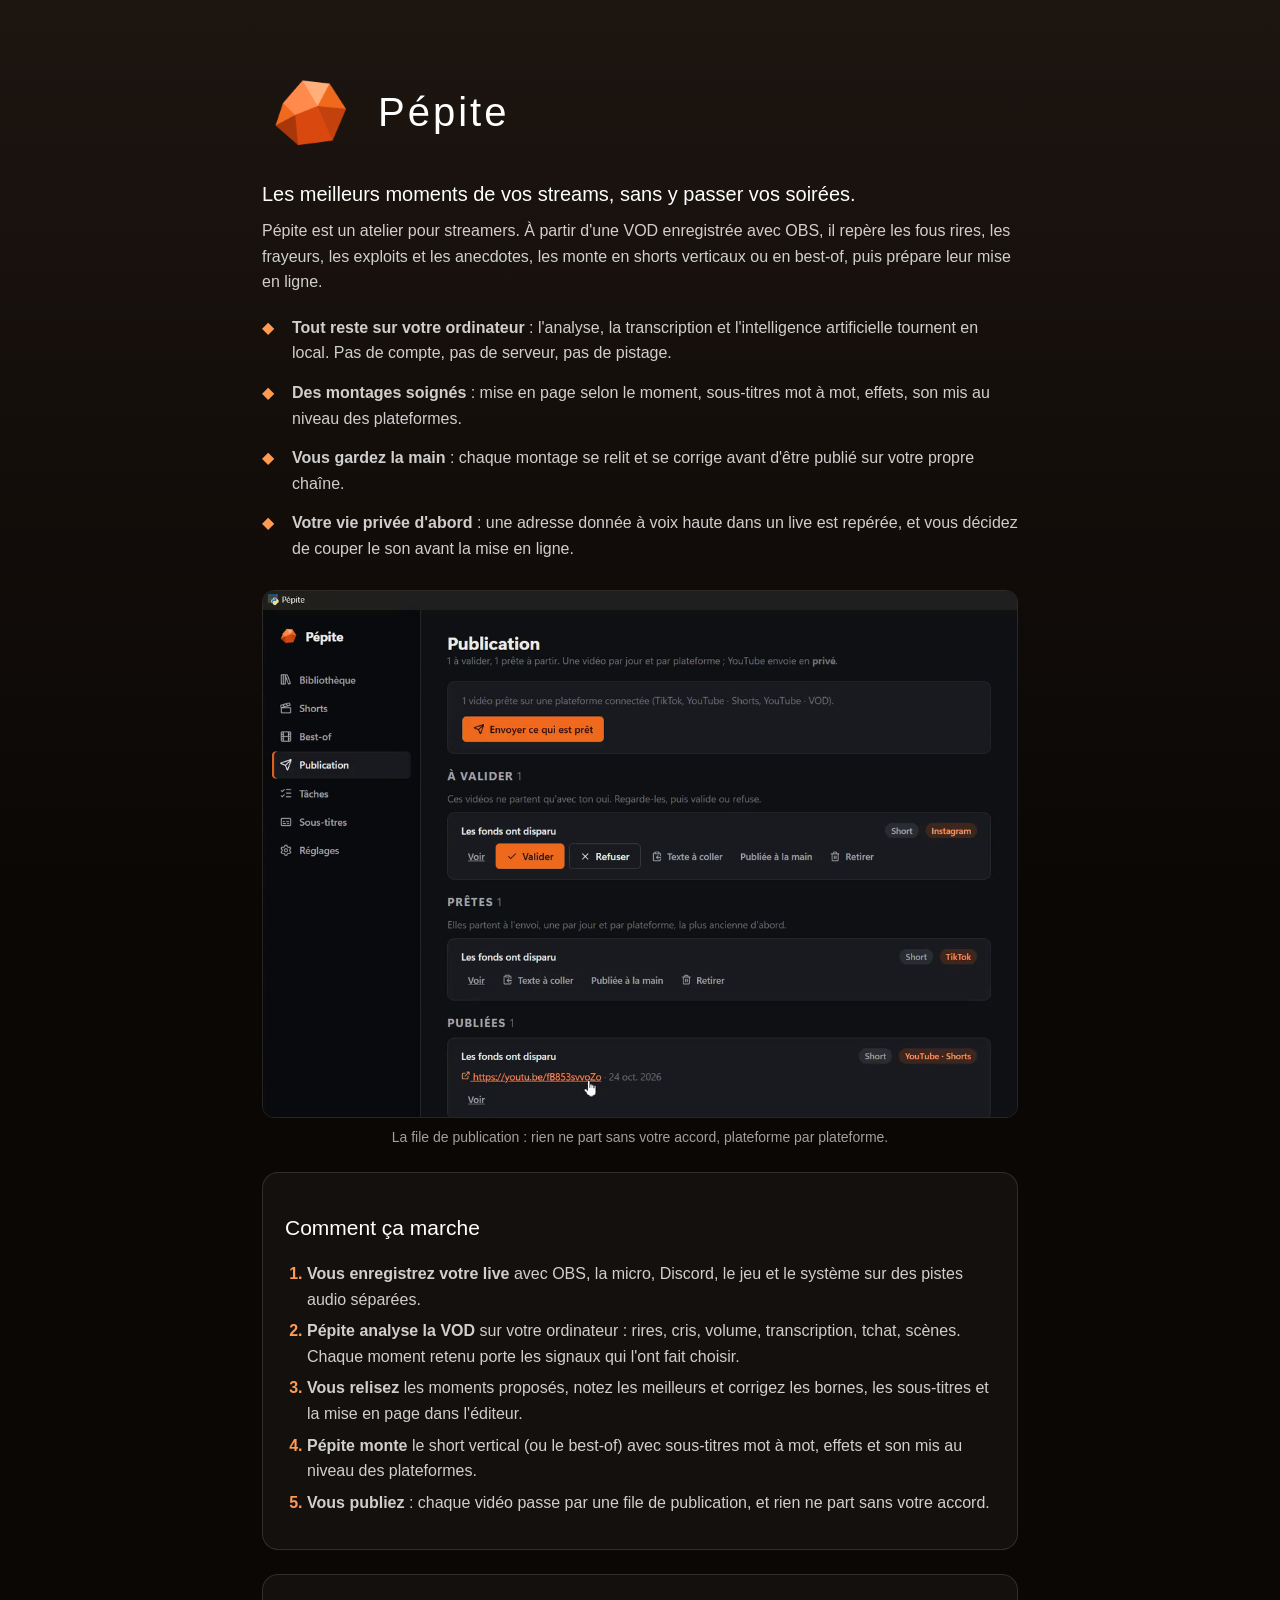
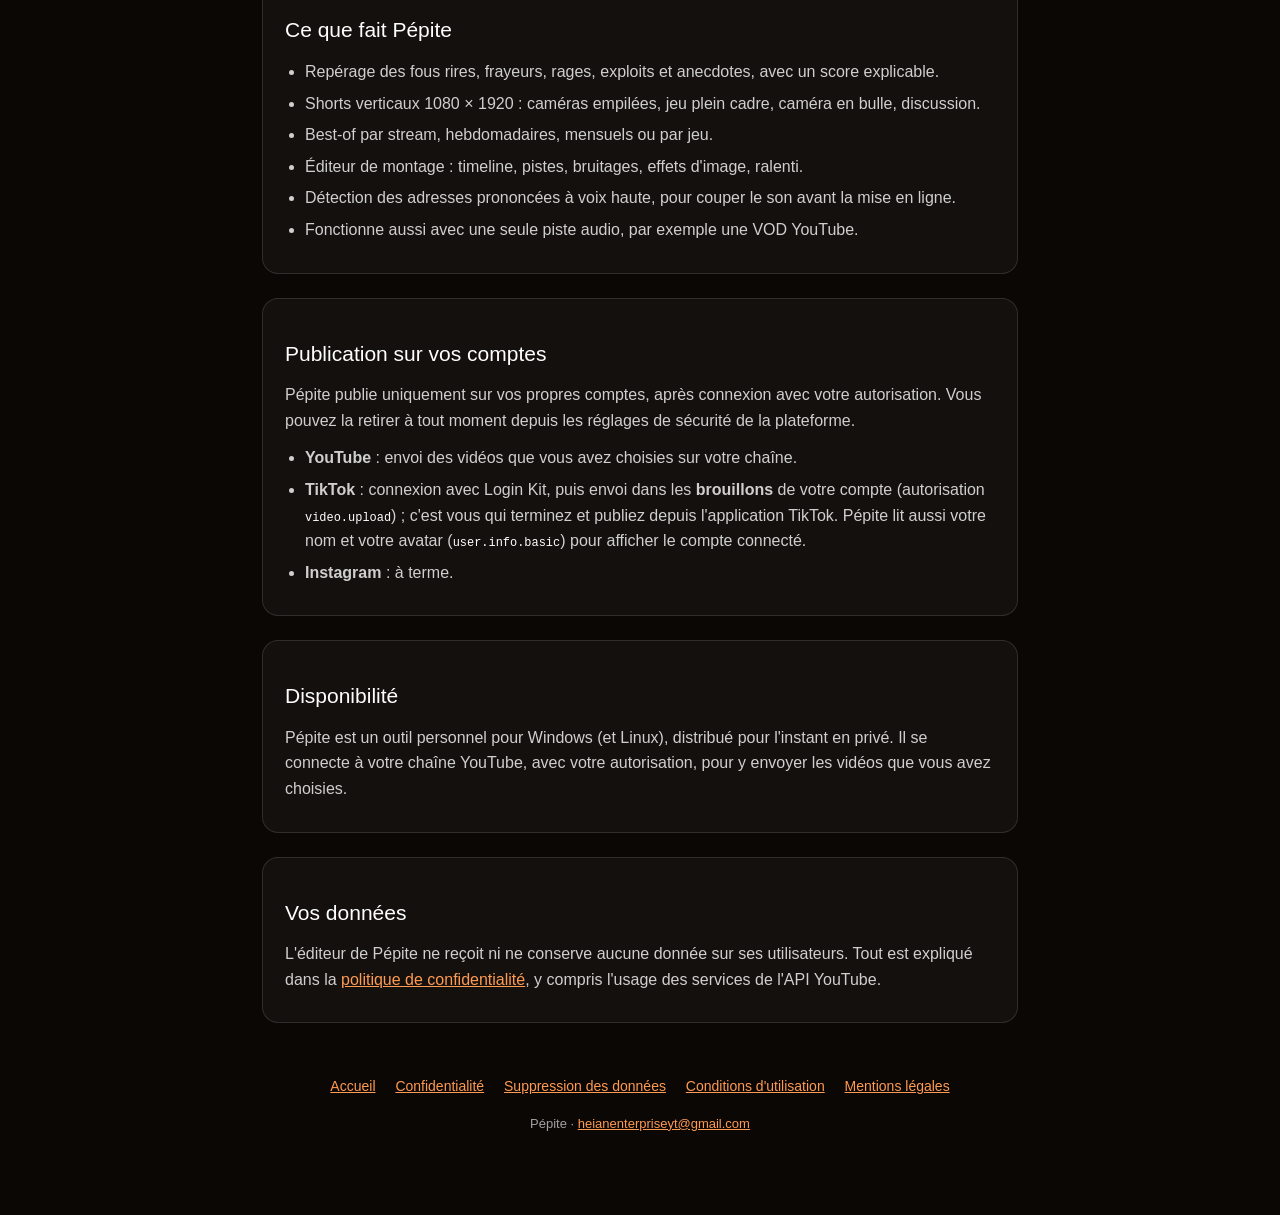
<file: index.html>
<!DOCTYPE html>
<html lang="fr">
<head>
  <meta charset="utf-8" />
  <meta name="viewport" content="width=device-width, initial-scale=1" />
  <meta name="tdm-reservation" content="1" />
  <title>Pépite — Des VOD de stream aux shorts</title>
  <meta name="description" content="Pépite, l'atelier qui repère les meilleurs moments d'une VOD de stream et en fait des shorts et des best-of, sur votre ordinateur." />
  <link rel="icon" type="image/png" href="icone.png" />
  <link rel="stylesheet" href="legal.css" />
</head>
<body>
  <main class="wrap">
    <header class="hero">
      <img src="icone.png" alt="Icône de Pépite : une pépite orange" width="96" height="96" />
      <h1>Pépite</h1>
    </header>

    <p class="pitch">Les meilleurs moments de vos streams, sans y passer vos soirées.</p>
    <p>
      Pépite est un atelier pour streamers. À partir d'une VOD enregistrée avec OBS, il repère les
      fous rires, les frayeurs, les exploits et les anecdotes, les monte en shorts verticaux ou en
      best-of, puis prépare leur mise en ligne.
    </p>

    <ul class="atouts">
      <li><strong>Tout reste sur votre ordinateur</strong> : l'analyse, la transcription et
        l'intelligence artificielle tournent en local. Pas de compte, pas de serveur, pas de
        pistage.</li>
      <li><strong>Des montages soignés</strong> : mise en page selon le moment, sous-titres mot à
        mot, effets, son mis au niveau des plateformes.</li>
      <li><strong>Vous gardez la main</strong> : chaque montage se relit et se corrige avant d'être
        publié sur votre propre chaîne.</li>
      <li><strong>Votre vie privée d'abord</strong> : une adresse donnée à voix haute dans un live
        est repérée, et vous décidez de couper le son avant la mise en ligne.</li>
    </ul>

    <figure class="capture">
      <img src="ecran-publication.png" width="1200" height="838"
        alt="Écran Publication de Pépite : une vidéo à valider, une prête pour TikTok et une publiée sur YouTube Shorts." />
      <figcaption>La file de publication : rien ne part sans votre accord, plateforme par plateforme.</figcaption>
    </figure>

    <section class="card" aria-labelledby="fonctionnement">
      <h2 id="fonctionnement">Comment ça marche</h2>
      <ol class="etapes">
        <li><strong>Vous enregistrez votre live</strong> avec OBS, la micro, Discord, le jeu et le
          système sur des pistes audio séparées.</li>
        <li><strong>Pépite analyse la VOD</strong> sur votre ordinateur : rires, cris, volume,
          transcription, tchat, scènes. Chaque moment retenu porte les signaux qui l'ont fait choisir.</li>
        <li><strong>Vous relisez</strong> les moments proposés, notez les meilleurs et corrigez les
          bornes, les sous-titres et la mise en page dans l'éditeur.</li>
        <li><strong>Pépite monte</strong> le short vertical (ou le best-of) avec sous-titres mot à mot,
          effets et son mis au niveau des plateformes.</li>
        <li><strong>Vous publiez</strong> : chaque vidéo passe par une file de publication, et rien
          ne part sans votre accord.</li>
      </ol>
    </section>

    <section class="card" aria-labelledby="fonctions">
      <h2 id="fonctions">Ce que fait Pépite</h2>
      <ul>
        <li>Repérage des fous rires, frayeurs, rages, exploits et anecdotes, avec un score explicable.</li>
        <li>Shorts verticaux 1080 × 1920 : caméras empilées, jeu plein cadre, caméra en bulle, discussion.</li>
        <li>Best-of par stream, hebdomadaires, mensuels ou par jeu.</li>
        <li>Éditeur de montage : timeline, pistes, bruitages, effets d'image, ralenti.</li>
        <li>Détection des adresses prononcées à voix haute, pour couper le son avant la mise en ligne.</li>
        <li>Fonctionne aussi avec une seule piste audio, par exemple une VOD YouTube.</li>
      </ul>
    </section>

    <section class="card" aria-labelledby="plateformes">
      <h2 id="plateformes">Publication sur vos comptes</h2>
      <p>
        Pépite publie uniquement sur vos propres comptes, après connexion avec votre autorisation.
        Vous pouvez la retirer à tout moment depuis les réglages de sécurité de la plateforme.
      </p>
      <ul>
        <li><strong>YouTube</strong> : envoi des vidéos que vous avez choisies sur votre chaîne.</li>
        <li><strong>TikTok</strong> : connexion avec Login Kit, puis envoi dans les <strong>brouillons</strong>
          de votre compte (autorisation <code>video.upload</code>) ; c'est vous qui terminez et publiez
          depuis l'application TikTok. Pépite lit aussi votre nom et votre avatar
          (<code>user.info.basic</code>) pour afficher le compte connecté.</li>
        <li><strong>Instagram</strong> : à terme.</li>
      </ul>
    </section>

    <section class="card" aria-labelledby="disponibilite">
      <h2 id="disponibilite">Disponibilité</h2>
      <p>
        Pépite est un outil personnel pour Windows (et Linux), distribué pour l'instant en privé.
        Il se connecte à votre chaîne YouTube, avec votre autorisation, pour y envoyer les vidéos
        que vous avez choisies.
      </p>
    </section>

    <section class="card" aria-labelledby="donnees">
      <h2 id="donnees">Vos données</h2>
      <p>
        L'éditeur de Pépite ne reçoit ni ne conserve aucune donnée sur ses utilisateurs. Tout est
        expliqué dans la <a href="confidentialite.html">politique de confidentialité</a>,
        y compris l'usage des services de l'API YouTube.
      </p>
    </section>

    <nav class="legal-nav" aria-label="Pages légales">
      <a href="./">Accueil</a>
      <a href="confidentialite.html">Confidentialité</a>
      <a href="suppression-donnees.html">Suppression des données</a>
      <a href="cgu.html">Conditions d'utilisation</a>
      <a href="mentions-legales.html">Mentions légales</a>
    </nav>
    <footer>Pépite · <a href="mailto:heianenterpriseyt@gmail.com">heianenterpriseyt@gmail.com</a></footer>
  </main>
</body>
</html>
</file>
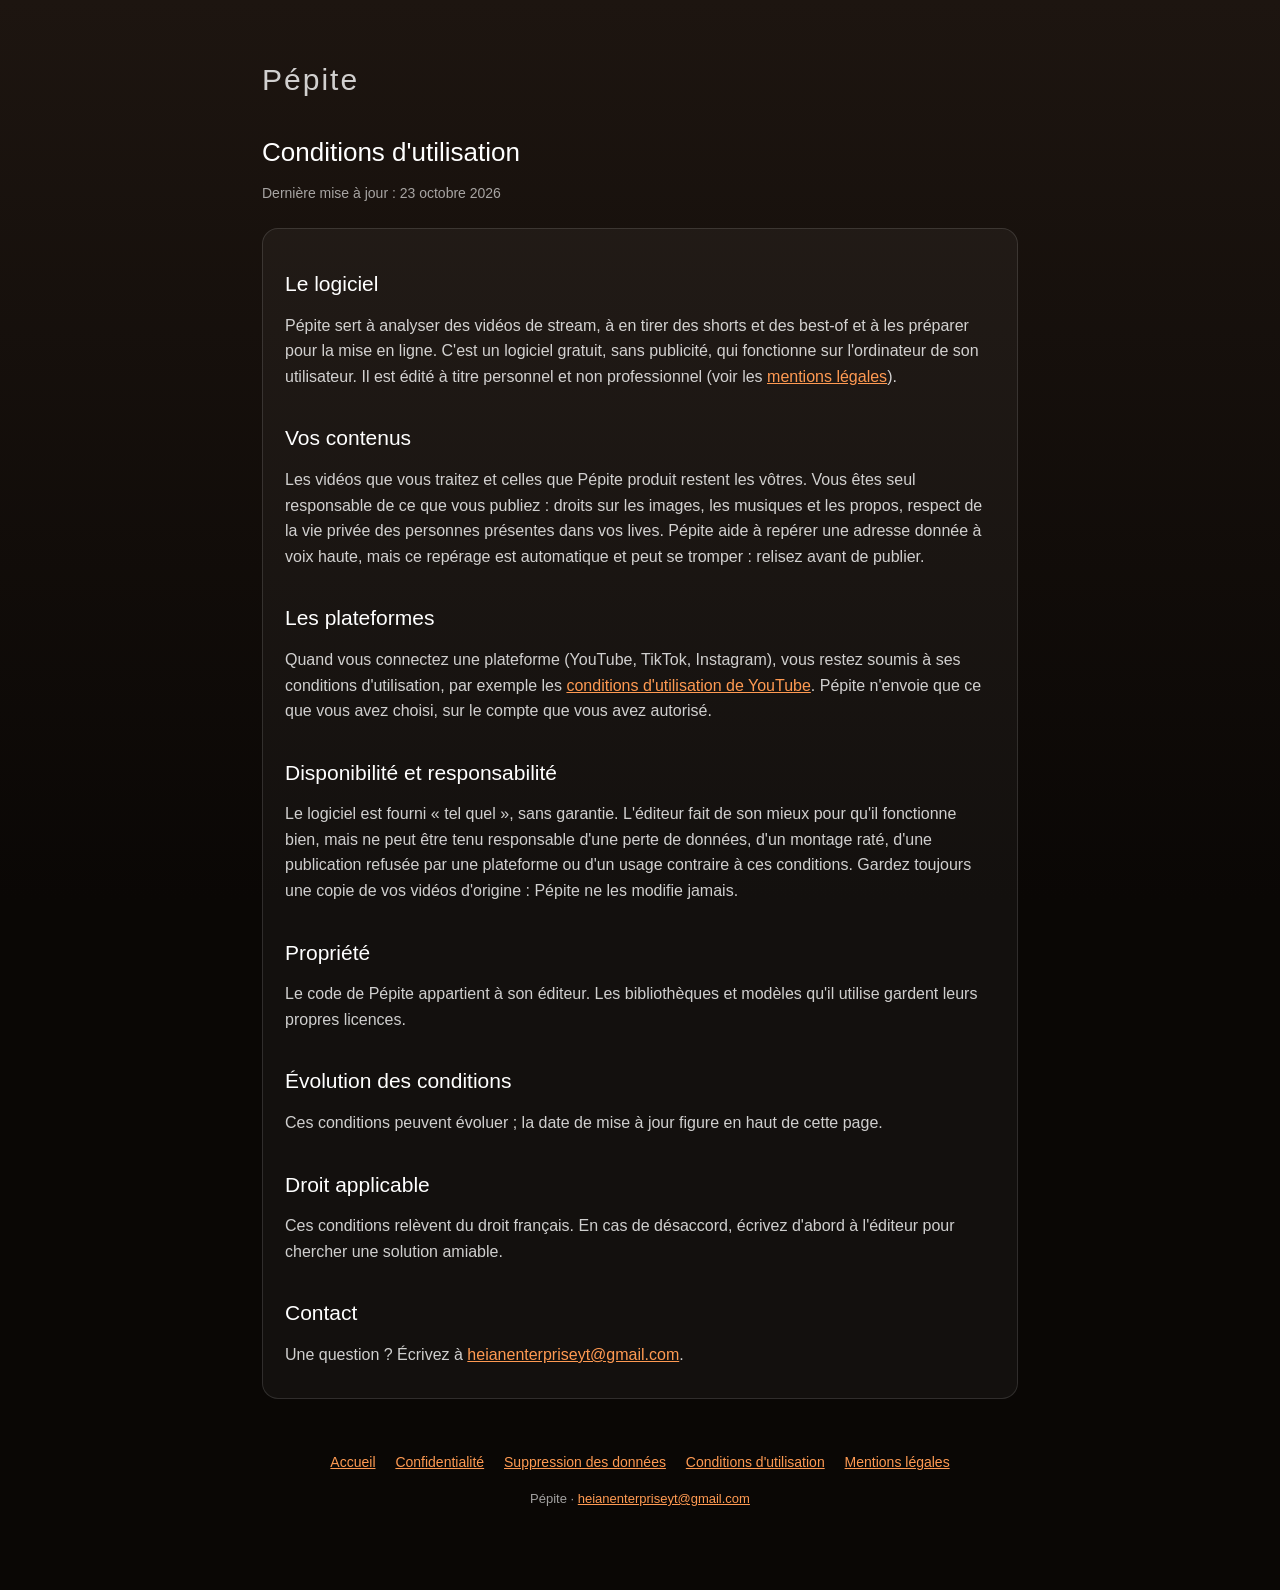
<file: cgu.html>
<!DOCTYPE html>
<html lang="fr">
<head>
  <meta charset="utf-8" />
  <meta name="viewport" content="width=device-width, initial-scale=1" />
  <meta name="tdm-reservation" content="1" />
  <title>Pépite — Conditions d'utilisation</title>
  <meta name="description" content="Conditions d'utilisation de Pépite." />
  <link rel="icon" type="image/png" href="icone.png" />
  <link rel="stylesheet" href="legal.css" />
</head>
<body>
  <main class="wrap">
    <header>
      <p class="logo"><a href="./">Pépite</a></p>
      <h1 class="title">Conditions d'utilisation</h1>
      <p class="updated">Dernière mise à jour : 23 octobre 2026</p>
    </header>

    <section class="card">
      <h2>Le logiciel</h2>
      <p>
        Pépite sert à analyser des vidéos de stream, à en tirer des shorts et des best-of et à les
        préparer pour la mise en ligne. C'est un logiciel gratuit, sans publicité, qui fonctionne sur
        l'ordinateur de son utilisateur. Il est édité à titre personnel et non professionnel (voir les
        <a href="mentions-legales.html">mentions légales</a>).
      </p>

      <h2>Vos contenus</h2>
      <p>
        Les vidéos que vous traitez et celles que Pépite produit restent les vôtres. Vous êtes seul
        responsable de ce que vous publiez : droits sur les images, les musiques et les propos, respect
        de la vie privée des personnes présentes dans vos lives. Pépite aide à repérer une adresse
        donnée à voix haute, mais ce repérage est automatique et peut se tromper : relisez avant de
        publier.
      </p>

      <h2>Les plateformes</h2>
      <p>
        Quand vous connectez une plateforme (YouTube, TikTok, Instagram), vous restez soumis à ses
        conditions d'utilisation, par exemple les
        <a href="https://www.youtube.com/t/terms">conditions d'utilisation de YouTube</a>. Pépite
        n'envoie que ce que vous avez choisi, sur le compte que vous avez autorisé.
      </p>

      <h2>Disponibilité et responsabilité</h2>
      <p>
        Le logiciel est fourni «&nbsp;tel quel&nbsp;», sans garantie. L'éditeur fait de son mieux pour
        qu'il fonctionne bien, mais ne peut être tenu responsable d'une perte de données, d'un montage
        raté, d'une publication refusée par une plateforme ou d'un usage contraire à ces conditions.
        Gardez toujours une copie de vos vidéos d'origine : Pépite ne les modifie jamais.
      </p>

      <h2>Propriété</h2>
      <p>
        Le code de Pépite appartient à son éditeur. Les bibliothèques et modèles qu'il utilise
        gardent leurs propres licences.
      </p>

      <h2>Évolution des conditions</h2>
      <p>Ces conditions peuvent évoluer ; la date de mise à jour figure en haut de cette page.</p>

      <h2>Droit applicable</h2>
      <p>
        Ces conditions relèvent du droit français. En cas de désaccord, écrivez d'abord à l'éditeur
        pour chercher une solution amiable.
      </p>

      <h2>Contact</h2>
      <p>
        Une question&nbsp;? Écrivez à
        <a href="mailto:heianenterpriseyt@gmail.com">heianenterpriseyt@gmail.com</a>.
      </p>
    </section>

    <nav class="legal-nav" aria-label="Pages légales">
      <a href="./">Accueil</a>
      <a href="confidentialite.html">Confidentialité</a>
      <a href="suppression-donnees.html">Suppression des données</a>
      <a href="cgu.html">Conditions d'utilisation</a>
      <a href="mentions-legales.html">Mentions légales</a>
    </nav>
    <footer>Pépite · <a href="mailto:heianenterpriseyt@gmail.com">heianenterpriseyt@gmail.com</a></footer>
  </main>
</body>
</html>
</file>
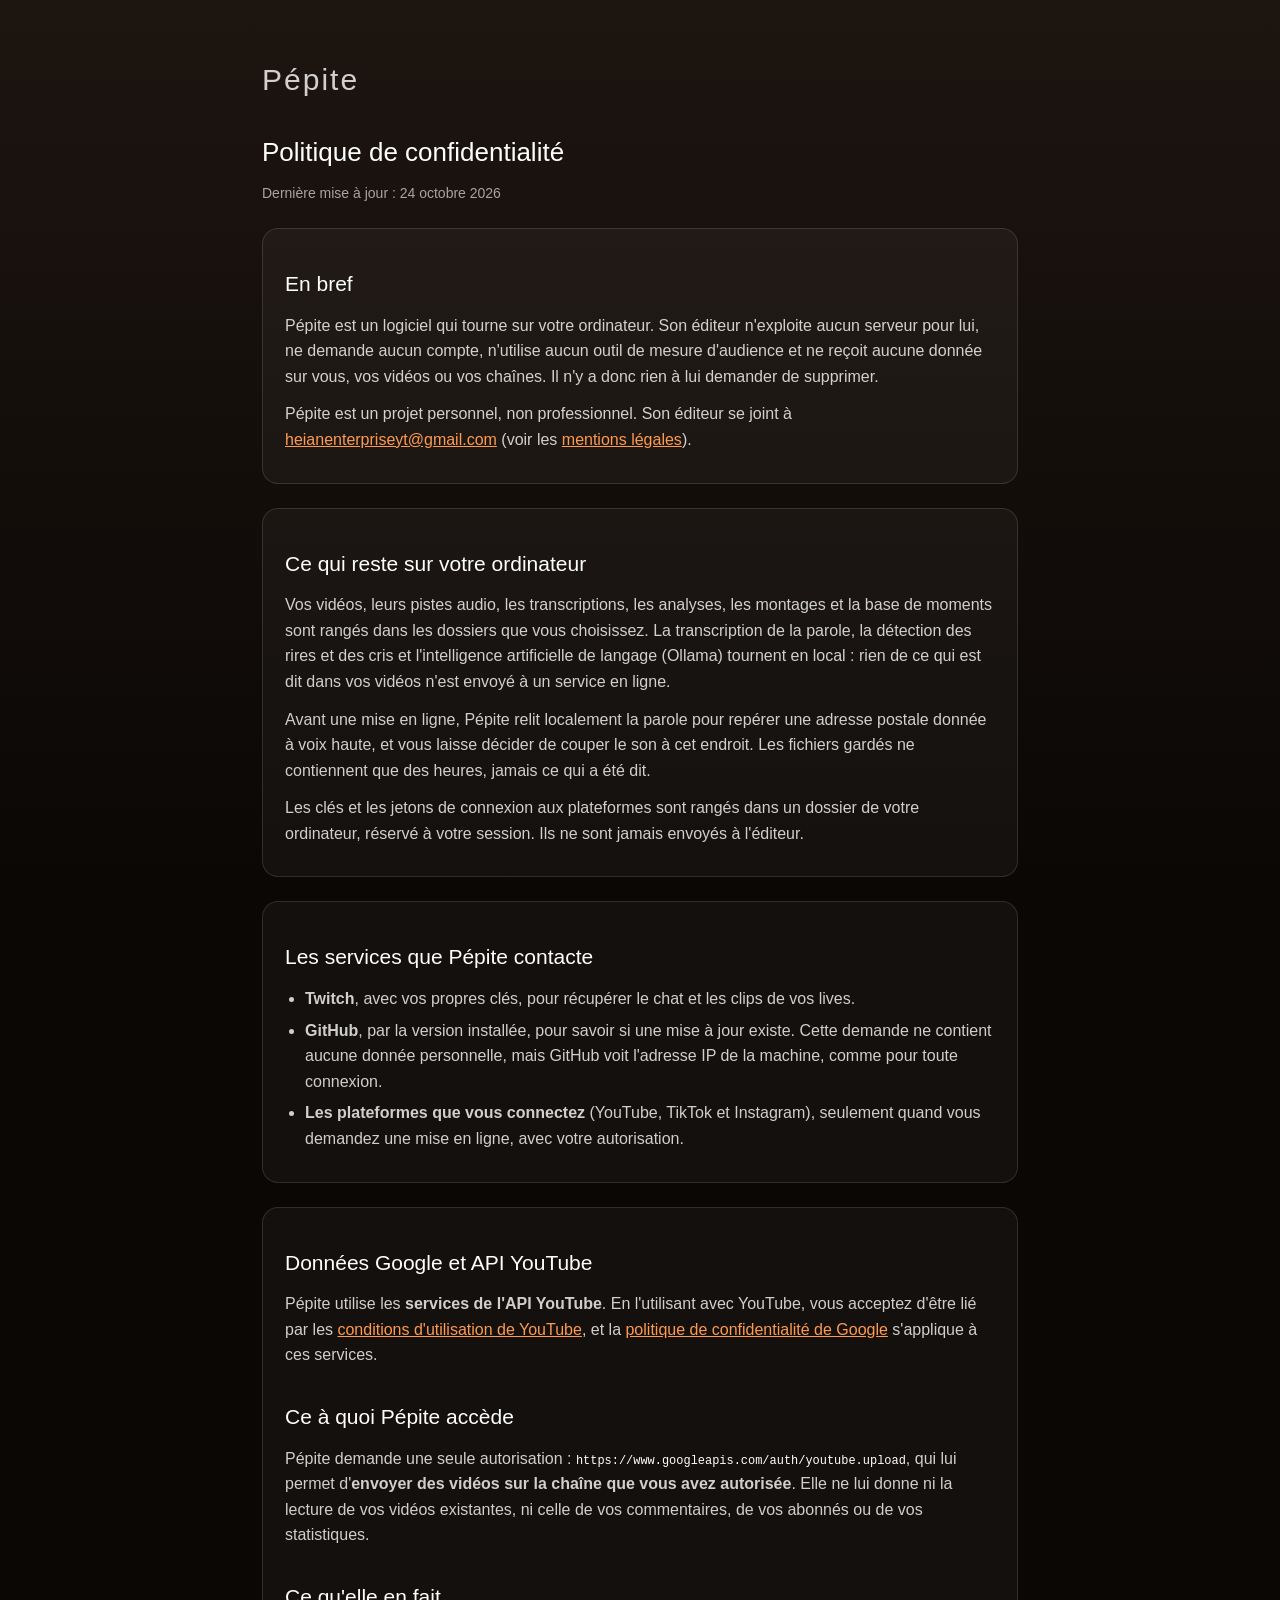
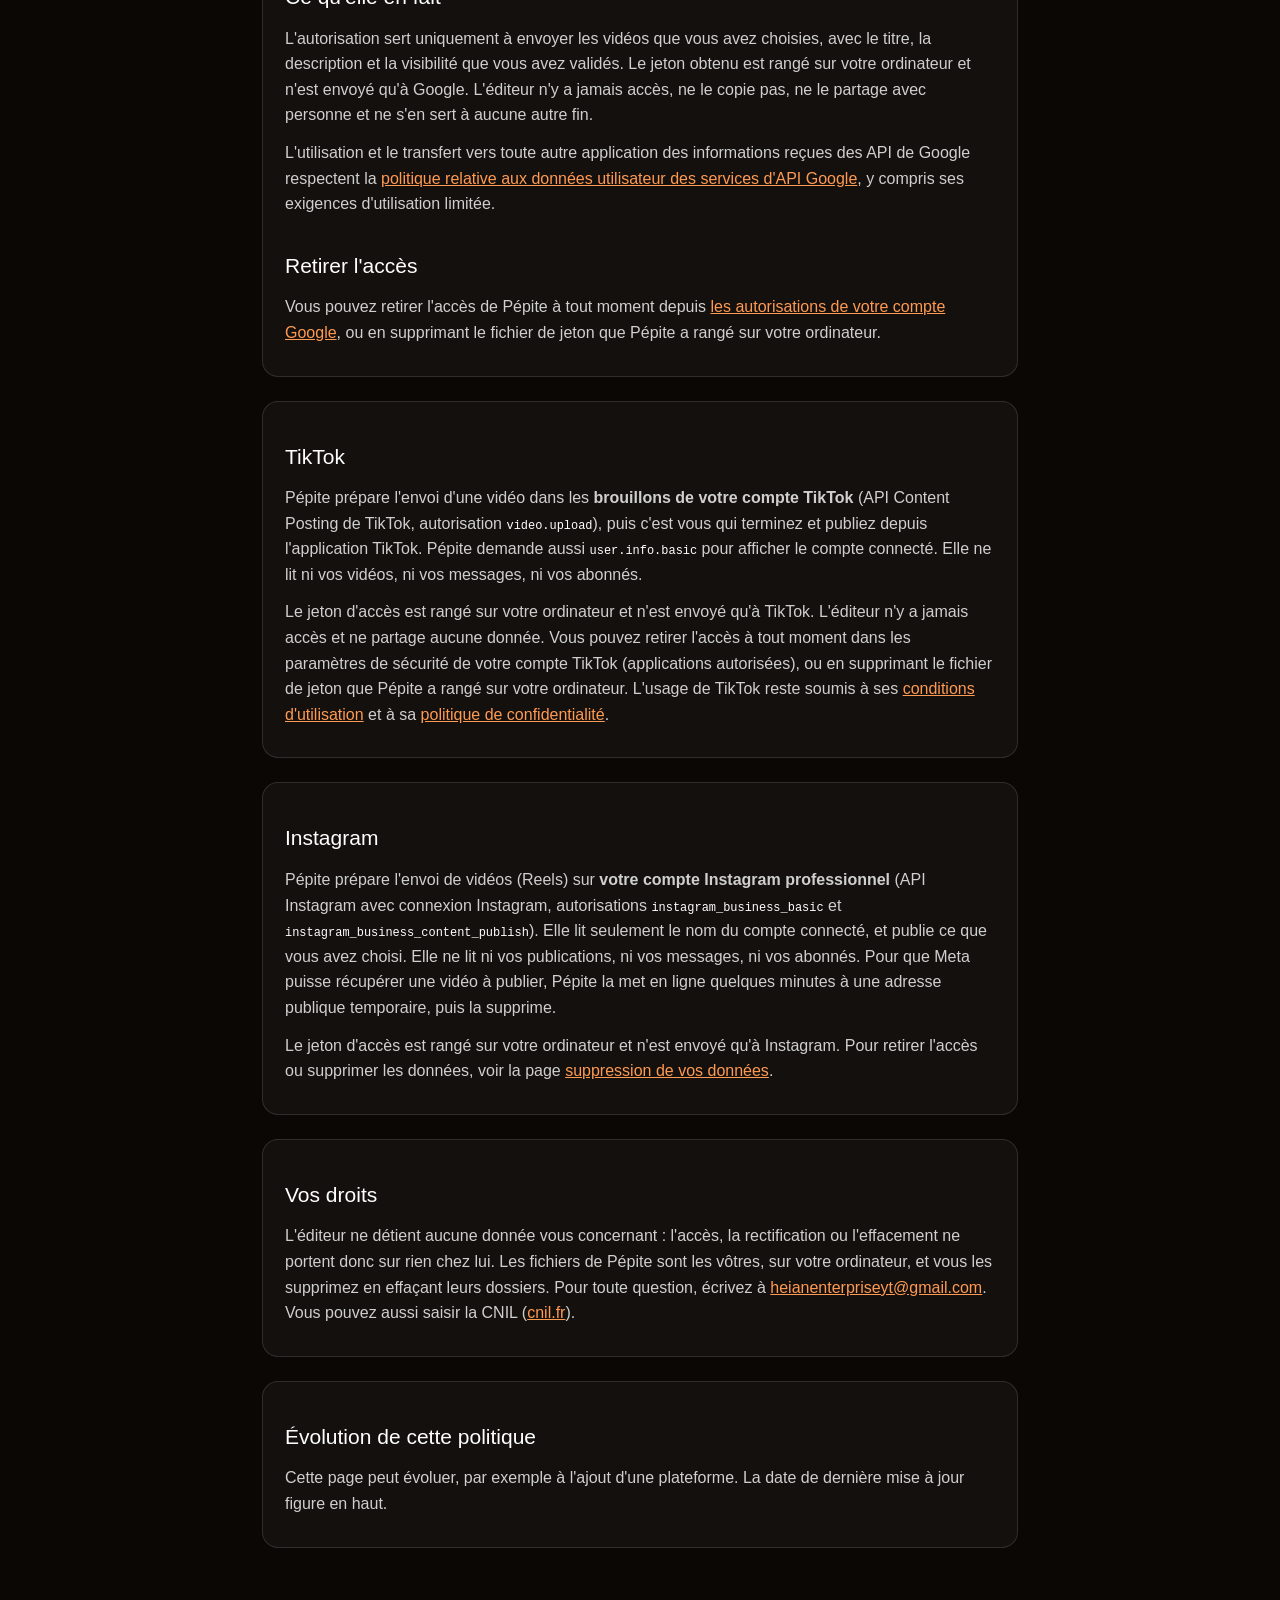
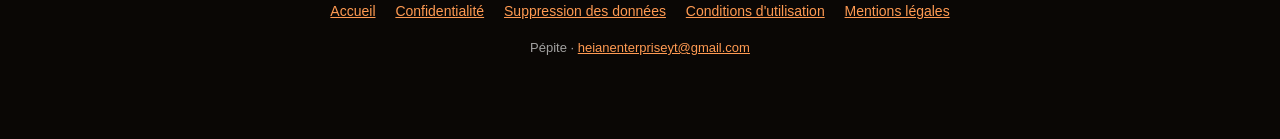
<file: confidentialite.html>
<!DOCTYPE html>
<html lang="fr">
<head>
  <meta charset="utf-8" />
  <meta name="viewport" content="width=device-width, initial-scale=1" />
  <meta name="tdm-reservation" content="1" />
  <title>Pépite — Politique de confidentialité</title>
  <meta name="description" content="Politique de confidentialité de Pépite : ce qui reste sur votre ordinateur, les services contactés, l'usage des données Google et de l'API YouTube, vos droits." />
  <link rel="icon" type="image/png" href="icone.png" />
  <link rel="stylesheet" href="legal.css" />
</head>
<body>
  <main class="wrap">
    <header>
      <p class="logo"><a href="./">Pépite</a></p>
      <h1 class="title">Politique de confidentialité</h1>
      <p class="updated">Dernière mise à jour : 24 octobre 2026</p>
    </header>

    <section class="card" aria-labelledby="bref">
      <h2 id="bref">En bref</h2>
      <p>
        Pépite est un logiciel qui tourne sur votre ordinateur. Son éditeur n'exploite aucun serveur
        pour lui, ne demande aucun compte, n'utilise aucun outil de mesure d'audience et ne reçoit
        aucune donnée sur vous, vos vidéos ou vos chaînes. Il n'y a donc rien à lui demander de
        supprimer.
      </p>
      <p>
        Pépite est un projet personnel, non professionnel. Son éditeur se joint à
        <a href="mailto:heianenterpriseyt@gmail.com">heianenterpriseyt@gmail.com</a>
        (voir les <a href="mentions-legales.html">mentions légales</a>).
      </p>
    </section>

    <section class="card" aria-labelledby="local">
      <h2 id="local">Ce qui reste sur votre ordinateur</h2>
      <p>
        Vos vidéos, leurs pistes audio, les transcriptions, les analyses, les montages et la base
        de moments sont rangés dans les dossiers que vous choisissez. La transcription de la parole,
        la détection des rires et des cris et l'intelligence artificielle de langage (Ollama) tournent
        en local : rien de ce qui est dit dans vos vidéos n'est envoyé à un service en ligne.
      </p>
      <p>
        Avant une mise en ligne, Pépite relit localement la parole pour repérer une adresse postale
        donnée à voix haute, et vous laisse décider de couper le son à cet endroit. Les fichiers
        gardés ne contiennent que des heures, jamais ce qui a été dit.
      </p>
      <p>
        Les clés et les jetons de connexion aux plateformes sont rangés dans un dossier de votre
        ordinateur, réservé à votre session. Ils ne sont jamais envoyés à l'éditeur.
      </p>
    </section>

    <section class="card" aria-labelledby="reseau">
      <h2 id="reseau">Les services que Pépite contacte</h2>
      <ul>
        <li><strong>Twitch</strong>, avec vos propres clés, pour récupérer le chat et les clips de vos lives.</li>
        <li><strong>GitHub</strong>, par la version installée, pour savoir si une mise à jour existe. Cette
          demande ne contient aucune donnée personnelle, mais GitHub voit l'adresse IP de la machine, comme
          pour toute connexion.</li>
        <li><strong>Les plateformes que vous connectez</strong> (YouTube, TikTok et Instagram),
          seulement quand vous demandez une mise en ligne, avec votre autorisation.</li>
      </ul>
    </section>

    <section class="card" aria-labelledby="google">
      <h2 id="google">Données Google et API YouTube</h2>
      <p>
        Pépite utilise les <strong>services de l'API YouTube</strong>. En l'utilisant avec YouTube, vous
        acceptez d'être lié par les
        <a href="https://www.youtube.com/t/terms">conditions d'utilisation de YouTube</a>, et la
        <a href="https://policies.google.com/privacy">politique de confidentialité de Google</a>
        s'applique à ces services.
      </p>
      <h2 id="google-acces">Ce à quoi Pépite accède</h2>
      <p>
        Pépite demande une seule autorisation : <code>https://www.googleapis.com/auth/youtube.upload</code>,
        qui lui permet d'<strong>envoyer des vidéos sur la chaîne que vous avez autorisée</strong>. Elle ne
        lui donne ni la lecture de vos vidéos existantes, ni celle de vos commentaires, de vos
        abonnés ou de vos statistiques.
      </p>
      <h2 id="google-usage">Ce qu'elle en fait</h2>
      <p>
        L'autorisation sert uniquement à envoyer les vidéos que vous avez choisies, avec le titre, la
        description et la visibilité que vous avez validés. Le jeton obtenu est rangé sur votre
        ordinateur et n'est envoyé qu'à Google. L'éditeur n'y a jamais accès, ne le copie pas, ne le
        partage avec personne et ne s'en sert à aucune autre fin.
      </p>
      <p>
        L'utilisation et le transfert vers toute autre application des informations reçues des API de
        Google respectent la
        <a href="https://developers.google.com/terms/api-services-user-data-policy">politique relative aux
        données utilisateur des services d'API Google</a>, y compris ses exigences d'utilisation limitée.
      </p>
      <h2 id="google-retrait">Retirer l'accès</h2>
      <p>
        Vous pouvez retirer l'accès de Pépite à tout moment depuis
        <a href="https://myaccount.google.com/permissions">les autorisations de votre compte Google</a>,
        ou en supprimant le fichier de jeton que Pépite a rangé sur votre ordinateur.
      </p>
    </section>

    <section class="card" aria-labelledby="tiktok">
      <h2 id="tiktok">TikTok</h2>
      <p>
        Pépite prépare l'envoi d'une vidéo dans les <strong>brouillons de votre compte TikTok</strong>
        (API Content Posting de TikTok, autorisation <code>video.upload</code>), puis c'est vous qui terminez
        et publiez depuis l'application TikTok. Pépite demande aussi <code>user.info.basic</code> pour afficher
        le compte connecté. Elle ne lit ni vos vidéos, ni vos messages, ni vos abonnés.
      </p>
      <p>
        Le jeton d'accès est rangé sur votre ordinateur et n'est envoyé qu'à TikTok. L'éditeur n'y a jamais
        accès et ne partage aucune donnée. Vous pouvez retirer l'accès à tout moment dans les paramètres de
        sécurité de votre compte TikTok (applications autorisées), ou en supprimant le fichier de jeton que
        Pépite a rangé sur votre ordinateur. L'usage de TikTok reste soumis à ses
        <a href="https://www.tiktok.com/legal/page/global/terms-of-service/fr">conditions d'utilisation</a> et à sa
        <a href="https://www.tiktok.com/legal/page/global/privacy-policy/fr">politique de confidentialité</a>.
      </p>
    </section>

    <section class="card" aria-labelledby="instagram">
      <h2 id="instagram">Instagram</h2>
      <p>
        Pépite prépare l'envoi de vidéos (Reels) sur <strong>votre compte Instagram professionnel</strong>
        (API Instagram avec connexion Instagram, autorisations <code>instagram_business_basic</code> et
        <code>instagram_business_content_publish</code>). Elle lit seulement le nom du compte connecté,
        et publie ce que vous avez choisi. Elle ne lit ni vos publications, ni vos messages, ni vos
        abonnés. Pour que Meta puisse récupérer une vidéo à publier, Pépite la met en ligne quelques
        minutes à une adresse publique temporaire, puis la supprime.
      </p>
      <p>
        Le jeton d'accès est rangé sur votre ordinateur et n'est envoyé qu'à Instagram. Pour retirer
        l'accès ou supprimer les données, voir la page
        <a href="suppression-donnees.html">suppression de vos données</a>.
      </p>
    </section>

    <section class="card" aria-labelledby="droits">
      <h2 id="droits">Vos droits</h2>
      <p>
        L'éditeur ne détient aucune donnée vous concernant : l'accès, la rectification ou l'effacement
        ne portent donc sur rien chez lui. Les fichiers de Pépite sont les vôtres, sur votre ordinateur,
        et vous les supprimez en effaçant leurs dossiers. Pour toute question, écrivez à
        <a href="mailto:heianenterpriseyt@gmail.com">heianenterpriseyt@gmail.com</a>. Vous pouvez aussi saisir
        la CNIL (<a href="https://www.cnil.fr">cnil.fr</a>).
      </p>
    </section>

    <section class="card" aria-labelledby="evolution">
      <h2 id="evolution">Évolution de cette politique</h2>
      <p>
        Cette page peut évoluer, par exemple à l'ajout d'une plateforme. La date de dernière mise à
        jour figure en haut.
      </p>
    </section>

    <nav class="legal-nav" aria-label="Pages légales">
      <a href="./">Accueil</a>
      <a href="confidentialite.html">Confidentialité</a>
      <a href="suppression-donnees.html">Suppression des données</a>
      <a href="cgu.html">Conditions d'utilisation</a>
      <a href="mentions-legales.html">Mentions légales</a>
    </nav>
    <footer>Pépite · <a href="mailto:heianenterpriseyt@gmail.com">heianenterpriseyt@gmail.com</a></footer>
  </main>
</body>
</html>
</file>
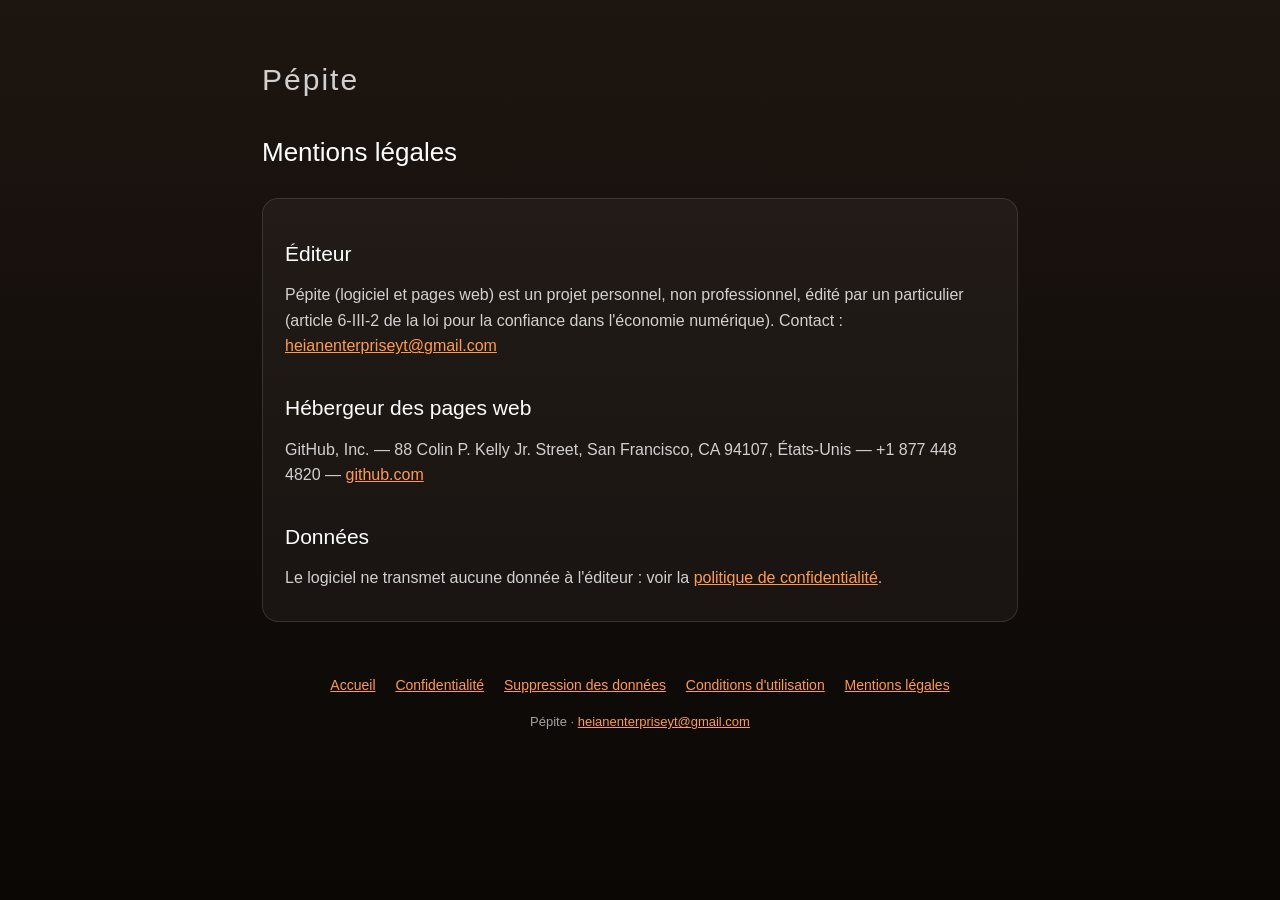
<file: mentions-legales.html>
<!DOCTYPE html>
<html lang="fr">
<head>
  <meta charset="utf-8" />
  <meta name="viewport" content="width=device-width, initial-scale=1" />
  <meta name="tdm-reservation" content="1" />
  <title>Pépite — Mentions légales</title>
  <meta name="description" content="Mentions légales de Pépite." />
  <link rel="icon" type="image/png" href="icone.png" />
  <link rel="stylesheet" href="legal.css" />
</head>
<body>
  <main class="wrap">
    <header>
      <p class="logo"><a href="./">Pépite</a></p>
      <h1 class="title">Mentions légales</h1>
    </header>

    <section class="card">
      <h2>Éditeur</h2>
      <p>
        Pépite (logiciel et pages web) est un projet personnel, non professionnel, édité par un
        particulier (article 6-III-2 de la loi pour la confiance dans l'économie numérique).
        Contact : <a href="mailto:heianenterpriseyt@gmail.com">heianenterpriseyt@gmail.com</a>
      </p>

      <h2>Hébergeur des pages web</h2>
      <p>
        GitHub, Inc. — 88 Colin P. Kelly Jr. Street, San Francisco, CA 94107, États-Unis —
        +1 877 448 4820 — <a href="https://github.com">github.com</a>
      </p>

      <h2>Données</h2>
      <p>
        Le logiciel ne transmet aucune donnée à l'éditeur : voir la
        <a href="confidentialite.html">politique de confidentialité</a>.
      </p>
    </section>

    <nav class="legal-nav" aria-label="Pages légales">
      <a href="./">Accueil</a>
      <a href="confidentialite.html">Confidentialité</a>
      <a href="suppression-donnees.html">Suppression des données</a>
      <a href="cgu.html">Conditions d'utilisation</a>
      <a href="mentions-legales.html">Mentions légales</a>
    </nav>
    <footer>Pépite · <a href="mailto:heianenterpriseyt@gmail.com">heianenterpriseyt@gmail.com</a></footer>
  </main>
</body>
</html>
</file>
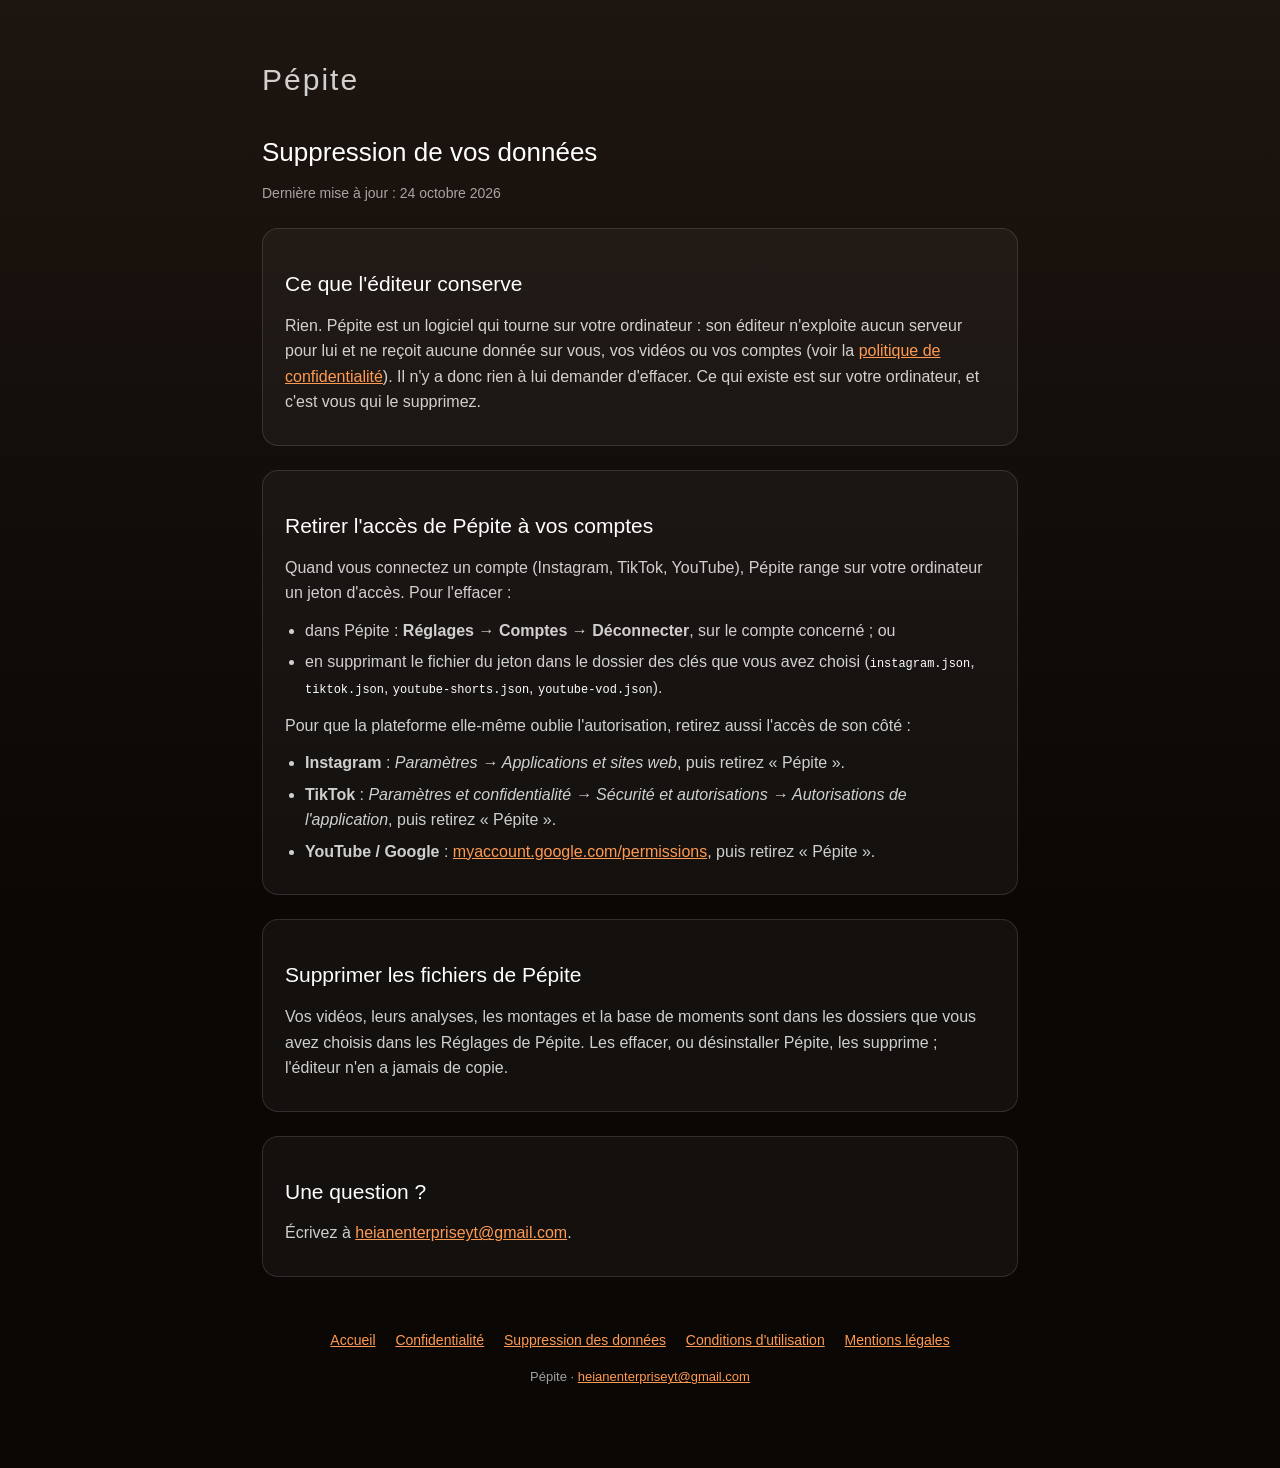
<file: suppression-donnees.html>
<!DOCTYPE html>
<html lang="fr">
<head>
  <meta charset="utf-8" />
  <meta name="viewport" content="width=device-width, initial-scale=1" />
  <meta name="tdm-reservation" content="1" />
  <title>Pépite — Suppression de vos données</title>
  <meta name="description" content="Comment supprimer les données de Pépite et retirer son accès à votre compte Instagram, TikTok ou YouTube." />
  <link rel="icon" type="image/png" href="icone.png" />
  <link rel="stylesheet" href="legal.css" />
</head>
<body>
  <main class="wrap">
    <header>
      <p class="logo"><a href="./">Pépite</a></p>
      <h1 class="title">Suppression de vos données</h1>
      <p class="updated">Dernière mise à jour : 24 octobre 2026</p>
    </header>

    <section class="card" aria-labelledby="rien">
      <h2 id="rien">Ce que l'éditeur conserve</h2>
      <p>
        Rien. Pépite est un logiciel qui tourne sur votre ordinateur : son éditeur n'exploite aucun
        serveur pour lui et ne reçoit aucune donnée sur vous, vos vidéos ou vos comptes (voir la
        <a href="confidentialite.html">politique de confidentialité</a>). Il n'y a donc rien à lui
        demander d'effacer. Ce qui existe est sur votre ordinateur, et c'est vous qui le supprimez.
      </p>
    </section>

    <section class="card" aria-labelledby="acces">
      <h2 id="acces">Retirer l'accès de Pépite à vos comptes</h2>
      <p>
        Quand vous connectez un compte (Instagram, TikTok, YouTube), Pépite range sur votre
        ordinateur un jeton d'accès. Pour l'effacer :
      </p>
      <ul>
        <li>dans Pépite : <strong>Réglages → Comptes → Déconnecter</strong>, sur le compte
          concerné ; ou</li>
        <li>en supprimant le fichier du jeton dans le dossier des clés que vous avez choisi
          (<code>instagram.json</code>, <code>tiktok.json</code>, <code>youtube-shorts.json</code>,
          <code>youtube-vod.json</code>).</li>
      </ul>
      <p>
        Pour que la plateforme elle-même oublie l'autorisation, retirez aussi l'accès de son côté :
      </p>
      <ul>
        <li><strong>Instagram</strong> : <em>Paramètres → Applications et sites web</em>, puis
          retirez « Pépite ».</li>
        <li><strong>TikTok</strong> : <em>Paramètres et confidentialité → Sécurité et autorisations →
          Autorisations de l'application</em>, puis retirez « Pépite ».</li>
        <li><strong>YouTube / Google</strong> :
          <a href="https://myaccount.google.com/permissions">myaccount.google.com/permissions</a>,
          puis retirez « Pépite ».</li>
      </ul>
    </section>

    <section class="card" aria-labelledby="fichiers">
      <h2 id="fichiers">Supprimer les fichiers de Pépite</h2>
      <p>
        Vos vidéos, leurs analyses, les montages et la base de moments sont dans les dossiers que
        vous avez choisis dans les Réglages de Pépite. Les effacer, ou désinstaller Pépite, les
        supprime ; l'éditeur n'en a jamais de copie.
      </p>
    </section>

    <section class="card" aria-labelledby="contact">
      <h2 id="contact">Une question ?</h2>
      <p>
        Écrivez à
        <a href="mailto:heianenterpriseyt@gmail.com">heianenterpriseyt@gmail.com</a>.
      </p>
    </section>

    <nav class="legal-nav" aria-label="Pages légales">
      <a href="./">Accueil</a>
      <a href="confidentialite.html">Confidentialité</a>
      <a href="suppression-donnees.html">Suppression des données</a>
      <a href="cgu.html">Conditions d'utilisation</a>
      <a href="mentions-legales.html">Mentions légales</a>
    </nav>
    <footer>Pépite · <a href="mailto:heianenterpriseyt@gmail.com">heianenterpriseyt@gmail.com</a></footer>
  </main>
</body>
</html>
</file>
<file: legal.css>
/* Feuille commune des pages de Pépite (accueil, confidentialité, conditions, mentions).
   Fichier externe : aucune page ne porte de style ni de script en ligne. */
:root {
  --bg-top: #1d1510;
  --bg-bottom: #0a0705;
  --text: #ffffff;
  --muted: rgba(255, 255, 255, 0.8);
  --faint: rgba(255, 255, 255, 0.62);
  --accent: #ff9a52;
  --card: rgba(255, 255, 255, 0.04);
  --border: rgba(255, 255, 255, 0.12);
}
* { box-sizing: border-box; }
html { -webkit-text-size-adjust: 100%; }
body {
  margin: 0;
  font-family: -apple-system, BlinkMacSystemFont, "Segoe UI", Roboto, Helvetica, Arial, sans-serif;
  color: var(--text);
  background: var(--bg-bottom) linear-gradient(180deg, var(--bg-top), var(--bg-bottom)) fixed;
  line-height: 1.6;
}
.wrap { max-width: 800px; margin: 0 auto; padding: 56px 22px 80px; }
.logo { font-size: 30px; font-weight: 300; letter-spacing: 2px; margin: 0; }
.logo a { color: inherit; text-decoration: none; }
.updated { color: var(--faint); font-size: 14px; margin: 6px 0 0; }
h1.title { font-size: 26px; font-weight: 500; margin: 28px 0 8px; }
h2 { font-size: 21px; font-weight: 500; margin: 32px 0 12px; }
p, li { color: var(--muted); }
p { margin: 0 0 12px; }
ul { margin: 0 0 12px; padding-left: 20px; }
li { margin: 6px 0; }
a { color: var(--accent); }
a:hover { text-decoration: none; }
a:focus-visible { outline: 2px solid var(--accent); outline-offset: 2px; }
code { font-size: 0.92em; color: var(--text); }
.card {
  background: var(--card);
  border: 1px solid var(--border);
  border-radius: 16px;
  padding: 6px 22px 18px;
  margin-top: 24px;
}
nav.legal-nav { margin-top: 48px; text-align: center; font-size: 14px; }
nav.legal-nav a { display: inline-block; margin: 4px 8px; }
footer { margin-top: 12px; color: var(--faint); font-size: 13px; text-align: center; }

/* Page d'accueil */
.hero { display: flex; align-items: center; gap: 20px; margin: 8px 0 12px; }
.hero img { width: 96px; height: 96px; flex: none; }
.hero h1 { font-size: 40px; font-weight: 300; letter-spacing: 3px; margin: 0; }
.pitch { font-size: 20px; color: var(--text); margin: 18px 0 8px; }
.atouts { list-style: none; padding: 0; margin: 20px 0 0; }
.atouts li { margin: 14px 0; padding-left: 30px; position: relative; }
.atouts li::before { content: "◆"; position: absolute; left: 0; top: 0; color: var(--accent); }
.capture { margin: 28px 0 0; }
.capture img { display: block; width: 100%; height: auto; border: 1px solid var(--border); border-radius: 12px; }
.capture figcaption { color: var(--faint); font-size: 14px; margin-top: 8px; text-align: center; }
.etapes { padding-left: 22px; }
.etapes li::marker { color: var(--accent); font-weight: 600; }

@media (max-width: 520px) {
  .wrap { padding: 40px 16px 64px; }
  h2 { font-size: 19px; }
  .hero img { width: 72px; height: 72px; }
  .hero h1 { font-size: 32px; }
  .pitch { font-size: 18px; }
}
@media (prefers-reduced-motion: reduce) {
  * { scroll-behavior: auto !important; }
}
</file>
